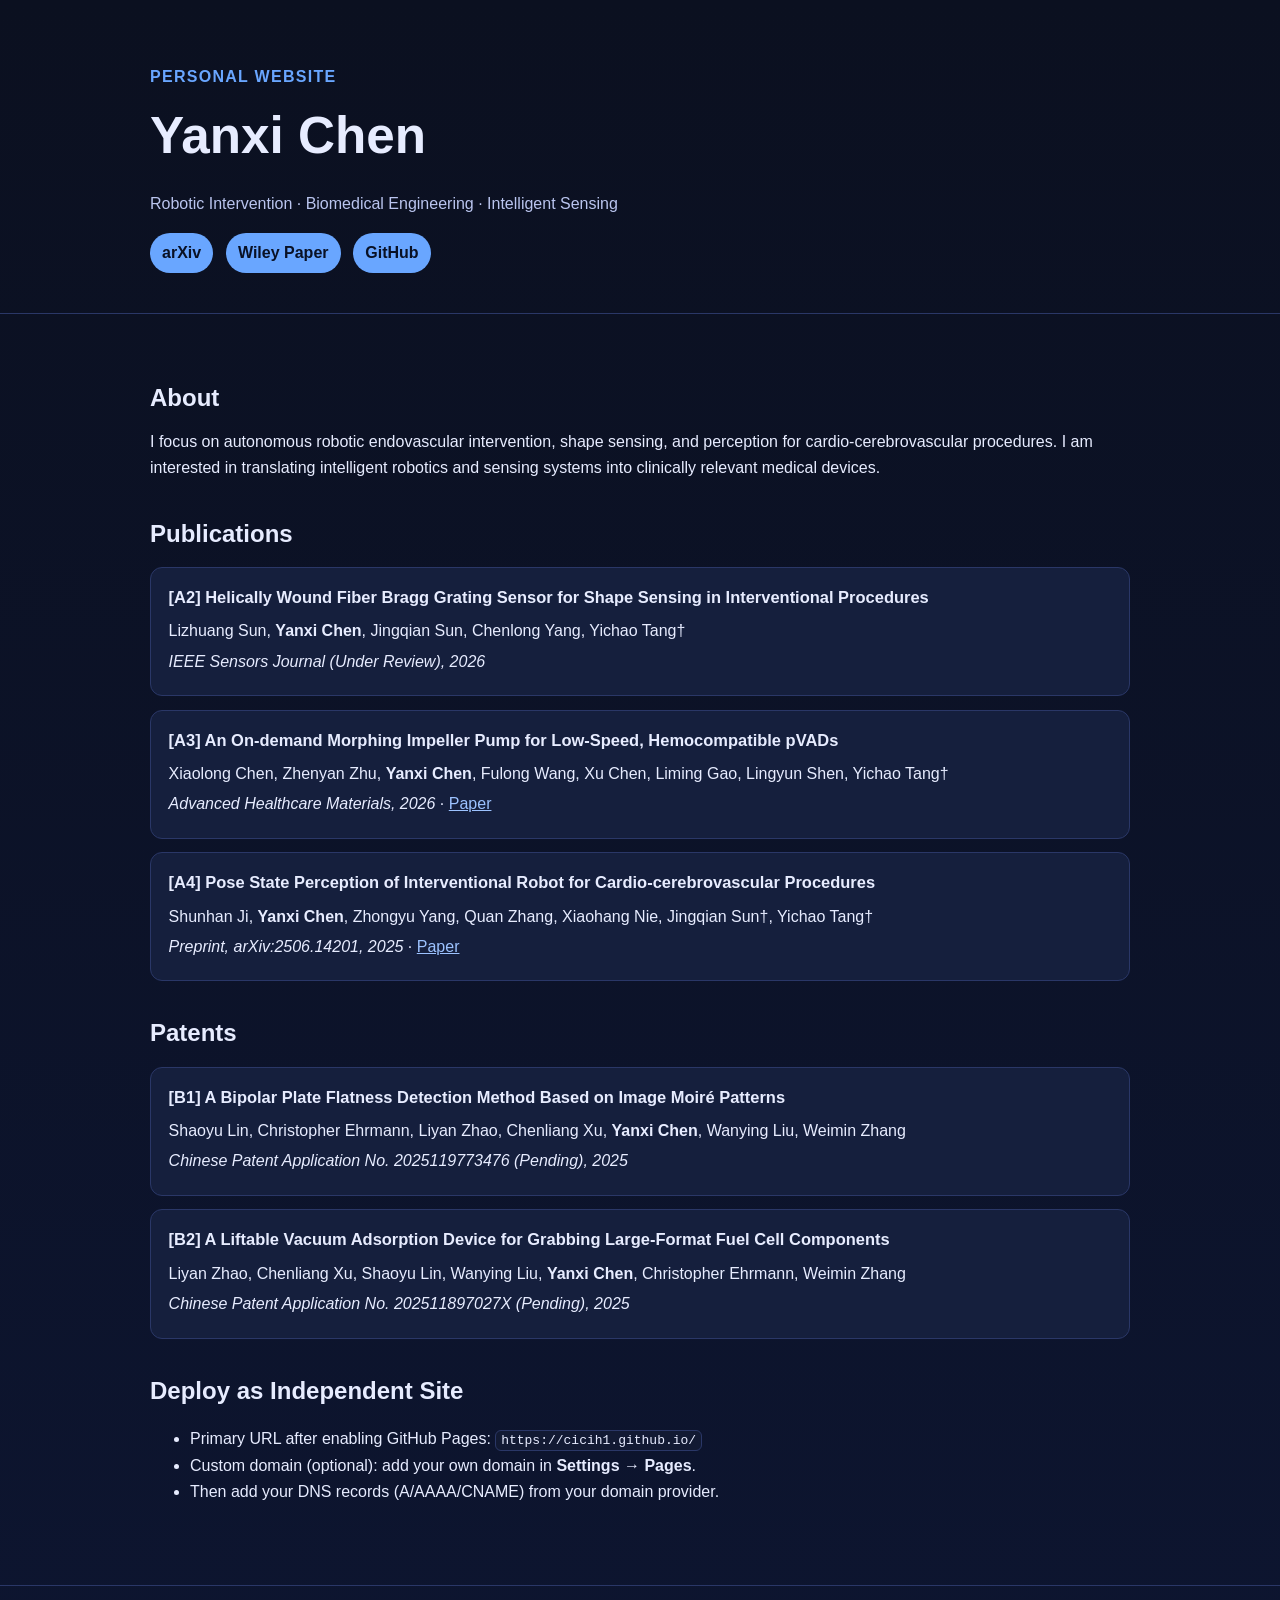
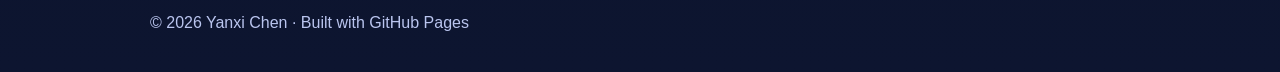
<file: index.html>
<!doctype html>
<html lang="en">
  <head>
    <meta charset="UTF-8" />
    <meta name="viewport" content="width=device-width, initial-scale=1.0" />
    <title>Yanxi Chen | Robotics & Biomedical Engineering</title>
    <meta
      name="description"
      content="Yanxi Chen's personal website: robotic intervention, biomedical engineering, intelligent sensing, publications, and patents."
    />
    <link rel="stylesheet" href="styles.css" />
  </head>
  <body>
    <header class="hero">
      <div class="container">
        <p class="tag">Personal Website</p>
        <h1>Yanxi Chen</h1>
        <p class="subtitle">Robotic Intervention · Biomedical Engineering · Intelligent Sensing</p>
        <div class="hero-links">
          <a href="https://arxiv.org/abs/2506.14201" target="_blank" rel="noreferrer">arXiv</a>
          <a href="https://advanced.onlinelibrary.wiley.com/doi/10.1002/adhm.202504792" target="_blank" rel="noreferrer">Wiley Paper</a>
          <a href="https://github.com/cicih1" target="_blank" rel="noreferrer">GitHub</a>
        </div>
      </div>
    </header>

    <main class="container">
      <section>
        <h2>About</h2>
        <p>
          I focus on autonomous robotic endovascular intervention, shape sensing, and
          perception for cardio-cerebrovascular procedures. I am interested in translating
          intelligent robotics and sensing systems into clinically relevant medical devices.
        </p>
      </section>

      <section>
        <h2>Publications</h2>
        <div class="card">
          <h3>[A2] Helically Wound Fiber Bragg Grating Sensor for Shape Sensing in Interventional Procedures</h3>
          <p>Lizhuang Sun, <strong>Yanxi Chen</strong>, Jingqian Sun, Chenlong Yang, Yichao Tang†</p>
          <p><em>IEEE Sensors Journal (Under Review), 2026</em></p>
        </div>

        <div class="card">
          <h3>[A3] An On-demand Morphing Impeller Pump for Low-Speed, Hemocompatible pVADs</h3>
          <p>
            Xiaolong Chen, Zhenyan Zhu, <strong>Yanxi Chen</strong>, Fulong Wang, Xu Chen,
            Liming Gao, Lingyun Shen, Yichao Tang†
          </p>
          <p><em>Advanced Healthcare Materials, 2026</em> · <a href="https://advanced.onlinelibrary.wiley.com/doi/10.1002/adhm.202504792" target="_blank" rel="noreferrer">Paper</a></p>
        </div>

        <div class="card">
          <h3>[A4] Pose State Perception of Interventional Robot for Cardio-cerebrovascular Procedures</h3>
          <p>
            Shunhan Ji, <strong>Yanxi Chen</strong>, Zhongyu Yang, Quan Zhang, Xiaohang Nie,
            Jingqian Sun†, Yichao Tang†
          </p>
          <p><em>Preprint, arXiv:2506.14201, 2025</em> · <a href="https://arxiv.org/abs/2506.14201" target="_blank" rel="noreferrer">Paper</a></p>
        </div>
      </section>

      <section>
        <h2>Patents</h2>
        <div class="card">
          <h3>[B1] A Bipolar Plate Flatness Detection Method Based on Image Moiré Patterns</h3>
          <p>
            Shaoyu Lin, Christopher Ehrmann, Liyan Zhao, Chenliang Xu,
            <strong>Yanxi Chen</strong>, Wanying Liu, Weimin Zhang
          </p>
          <p><em>Chinese Patent Application No. 2025119773476 (Pending), 2025</em></p>
        </div>

        <div class="card">
          <h3>[B2] A Liftable Vacuum Adsorption Device for Grabbing Large-Format Fuel Cell Components</h3>
          <p>
            Liyan Zhao, Chenliang Xu, Shaoyu Lin, Wanying Liu,
            <strong>Yanxi Chen</strong>, Christopher Ehrmann, Weimin Zhang
          </p>
          <p><em>Chinese Patent Application No. 202511897027X (Pending), 2025</em></p>
        </div>
      </section>

      <section>
        <h2>Deploy as Independent Site</h2>
        <ul>
          <li>Primary URL after enabling GitHub Pages: <code>https://cicih1.github.io/</code></li>
          <li>Custom domain (optional): add your own domain in <strong>Settings → Pages</strong>.</li>
          <li>Then add your DNS records (A/AAAA/CNAME) from your domain provider.</li>
        </ul>
      </section>
    </main>

    <footer>
      <div class="container">
        <p>© 2026 Yanxi Chen · Built with GitHub Pages</p>
      </div>
    </footer>
  </body>
</html>
</file>
<file: styles.css>
:root {
  --bg: #0b1020;
  --bg-soft: #121a33;
  --text: #e7ecff;
  --text-soft: #bac5ef;
  --accent: #69a6ff;
  --card: #151f3d;
  --border: #2a3767;
}

* {
  box-sizing: border-box;
}

body {
  margin: 0;
  font-family: "Inter", "Segoe UI", Roboto, Helvetica, Arial, sans-serif;
  background: linear-gradient(180deg, #0b1020 0%, #0d1530 100%);
  color: var(--text);
  line-height: 1.65;
}

.container {
  width: min(980px, 92vw);
  margin: 0 auto;
}

.hero {
  padding: 4rem 0 2.5rem;
  border-bottom: 1px solid var(--border);
}

.tag {
  color: var(--accent);
  font-weight: 600;
  letter-spacing: 0.08em;
  text-transform: uppercase;
  margin: 0;
}

h1 {
  font-size: clamp(2rem, 5vw, 3.2rem);
  margin: 0.2rem 0 0;
}

.subtitle {
  color: var(--text-soft);
  margin-top: 0.8rem;
}

.hero-links {
  display: flex;
  gap: 0.8rem;
  flex-wrap: wrap;
  margin-top: 1rem;
}

.hero-links a {
  color: #091125;
  background: var(--accent);
  text-decoration: none;
  padding: 0.42rem 0.75rem;
  border-radius: 999px;
  font-weight: 600;
}

main {
  padding: 2rem 0 3rem;
}

section {
  margin: 2rem 0;
}

h2 {
  font-size: 1.5rem;
  margin-bottom: 0.7rem;
}

.card {
  background: var(--card);
  border: 1px solid var(--border);
  border-radius: 12px;
  padding: 1rem 1.1rem;
  margin: 0.85rem 0;
}

h3 {
  margin: 0 0 0.45rem;
  font-size: 1.03rem;
}

p {
  margin: 0.25rem 0;
}

a {
  color: #9cc2ff;
}

code {
  background: var(--bg-soft);
  border: 1px solid var(--border);
  padding: 0.12rem 0.3rem;
  border-radius: 6px;
}

footer {
  border-top: 1px solid var(--border);
  padding: 1.2rem 0 2rem;
  color: var(--text-soft);
}
</file>
